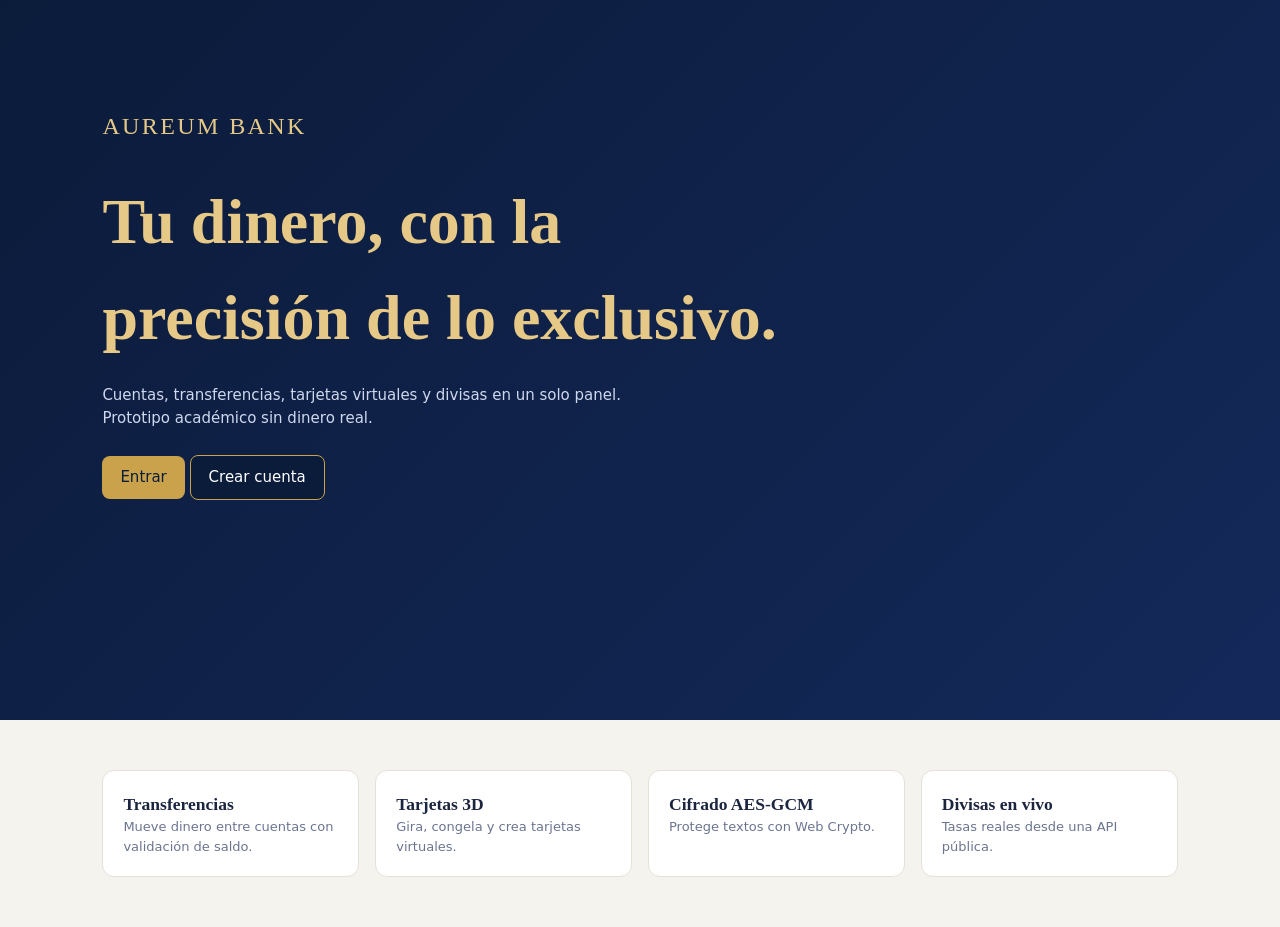
<file: index.html>
<!DOCTYPE html><html lang="es"><head><meta charset="utf-8"><meta name="viewport" content="width=device-width,initial-scale=1"><title>AUREUM BANK</title><link rel="icon" href="assets/icons/logo.svg"><link rel="stylesheet" href="css/styles.css"></head><body>
<section class="hero"><div class="logo" style="padding:0 0 30px;font-size:24px">AUREUM BANK</div><h1>Tu dinero, con la precisión de lo exclusivo.</h1><p>Cuentas, transferencias, tarjetas virtuales y divisas en un solo panel. Prototipo académico sin dinero real.</p><a class="btn" href="pages/login.html">Entrar</a> <a class="btn alt" style="border:1px solid var(--g)" href="pages/register.html">Crear cuenta</a></section>
<section class="feat"><div class="card"><h3>Transferencias</h3><p class="mut">Mueve dinero entre cuentas con validación de saldo.</p></div><div class="card"><h3>Tarjetas 3D</h3><p class="mut">Gira, congela y crea tarjetas virtuales.</p></div><div class="card"><h3>Cifrado AES-GCM</h3><p class="mut">Protege textos con Web Crypto.</p></div><div class="card"><h3>Divisas en vivo</h3><p class="mut">Tasas reales desde una API pública.</p></div></section></body></html>
</file>
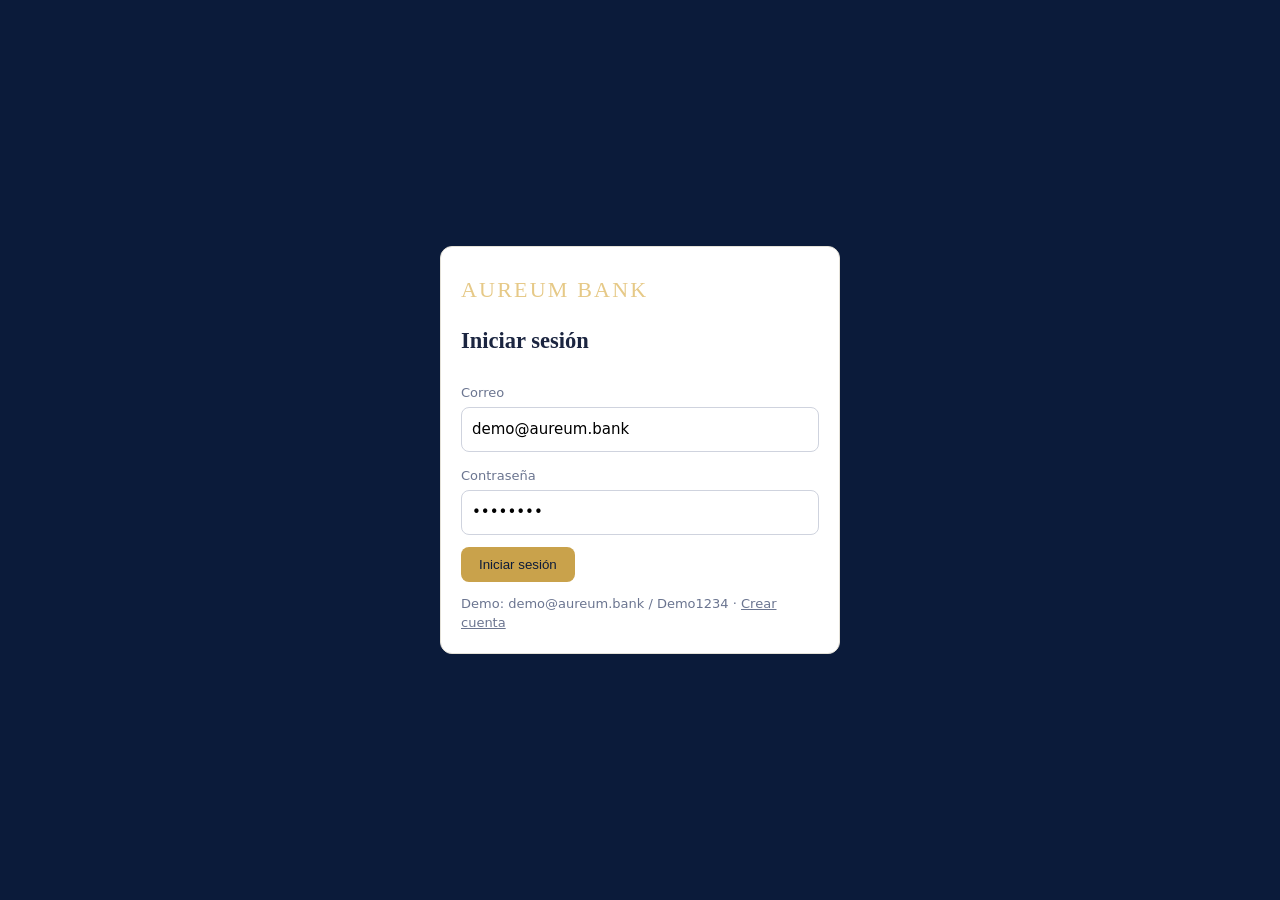
<file: pages/accounts.html>
<!DOCTYPE html><html lang="es"><head><meta charset="utf-8"><meta name="viewport" content="width=device-width,initial-scale=1"><title>AUREUM BANK</title><link rel="icon" href="../assets/icons/logo.svg"><link rel="stylesheet" href="../css/styles.css"></head><body data-page="accounts"><script src="../js/storage.js"></script><script src="../js/pages.js"></script><script src="../js/main.js"></script></body></html>
</file>
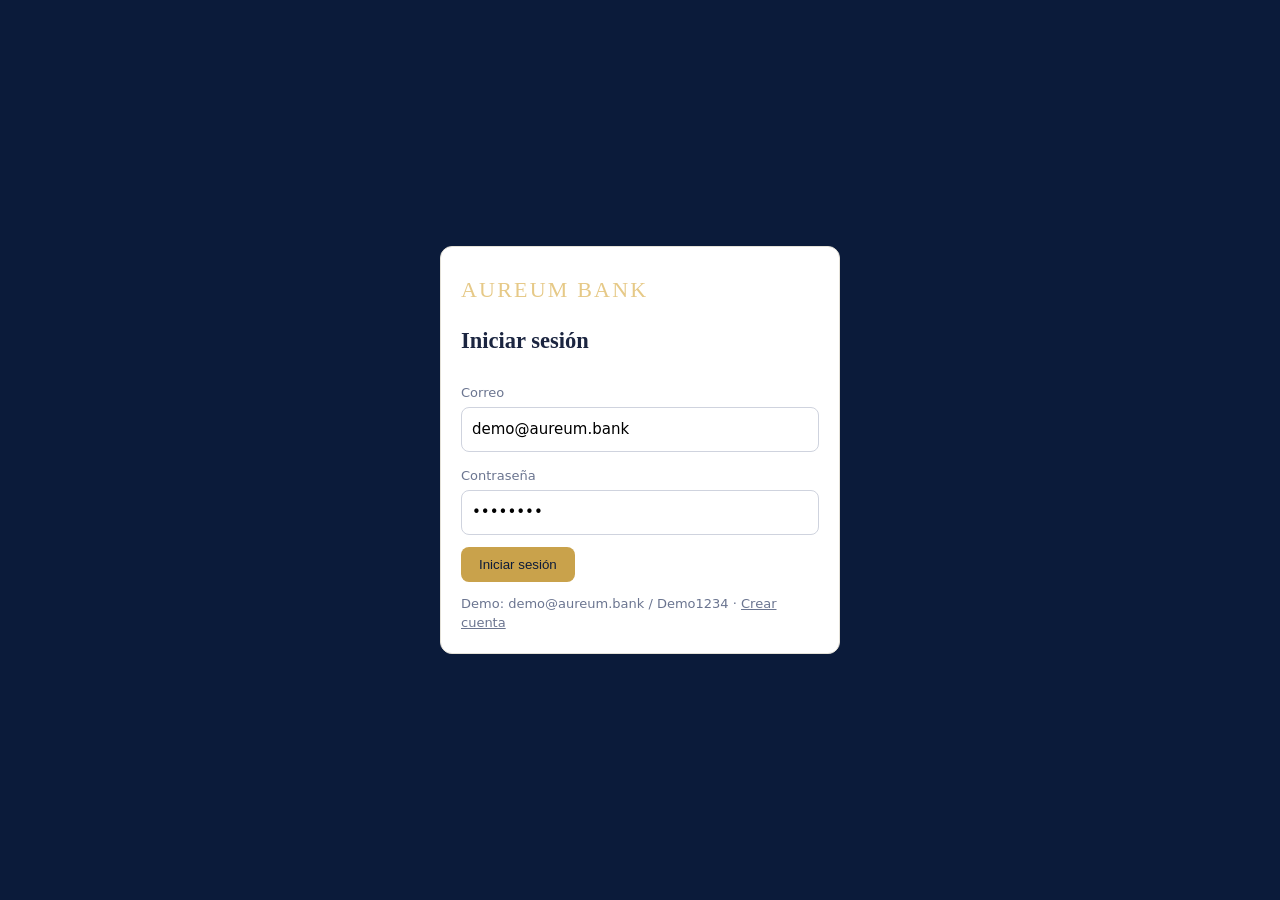
<file: pages/cards.html>
<!DOCTYPE html><html lang="es"><head><meta charset="utf-8"><meta name="viewport" content="width=device-width,initial-scale=1"><title>AUREUM BANK</title><link rel="icon" href="../assets/icons/logo.svg"><link rel="stylesheet" href="../css/styles.css"></head><body data-page="cards"><script src="../js/storage.js"></script><script src="../js/pages.js"></script><script src="../js/main.js"></script></body></html>
</file>
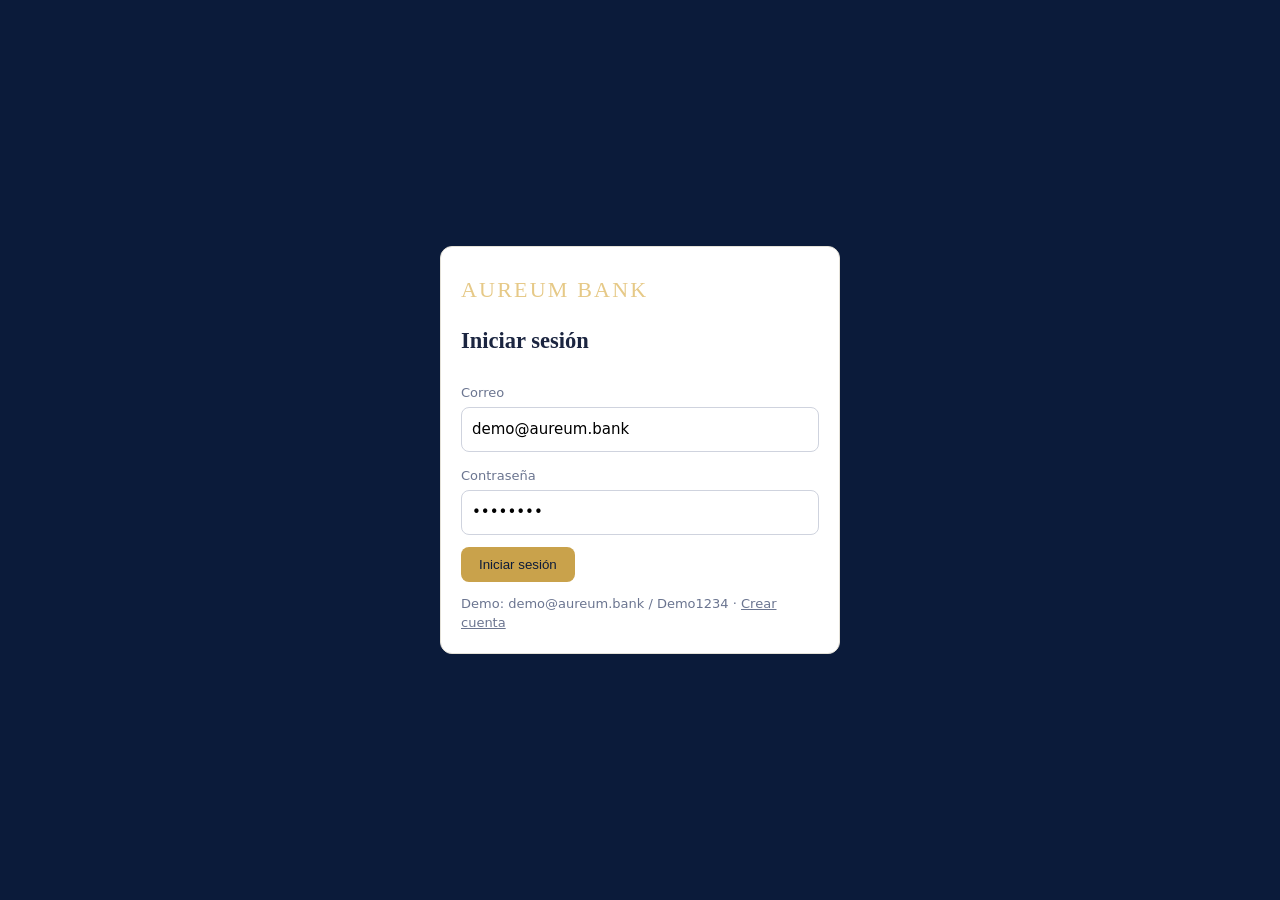
<file: pages/currency.html>
<!DOCTYPE html><html lang="es"><head><meta charset="utf-8"><meta name="viewport" content="width=device-width,initial-scale=1"><title>AUREUM BANK</title><link rel="icon" href="../assets/icons/logo.svg"><link rel="stylesheet" href="../css/styles.css"></head><body data-page="currency"><script src="../js/storage.js"></script><script src="../js/pages.js"></script><script src="../js/main.js"></script></body></html>
</file>
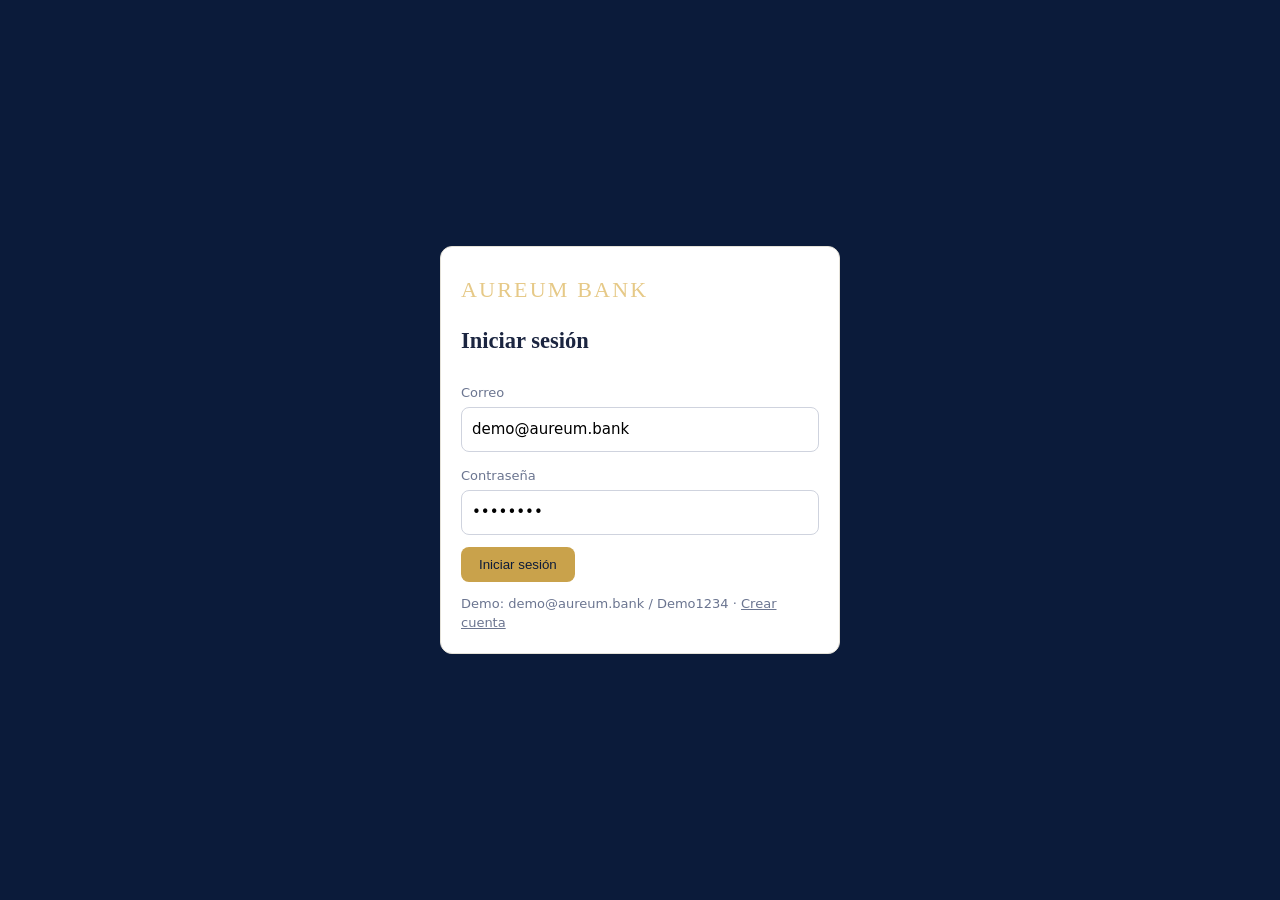
<file: pages/dashboard.html>
<!DOCTYPE html><html lang="es"><head><meta charset="utf-8"><meta name="viewport" content="width=device-width,initial-scale=1"><title>AUREUM BANK</title><link rel="icon" href="../assets/icons/logo.svg"><link rel="stylesheet" href="../css/styles.css"></head><body data-page="dashboard"><script src="../js/storage.js"></script><script src="../js/pages.js"></script><script src="../js/main.js"></script></body></html>
</file>
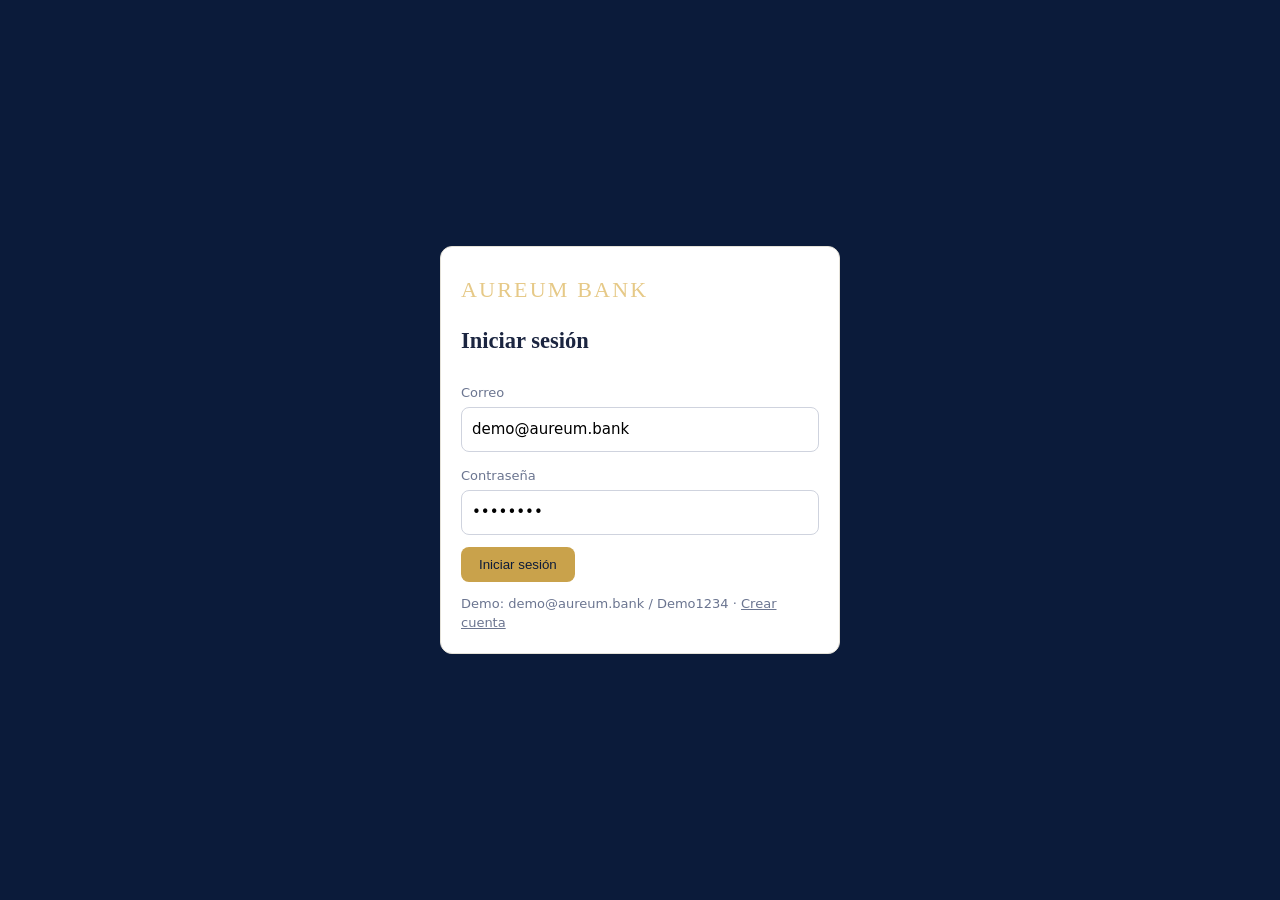
<file: pages/login.html>
<!DOCTYPE html><html lang="es"><head><meta charset="utf-8"><meta name="viewport" content="width=device-width,initial-scale=1"><title>AUREUM BANK</title><link rel="icon" href="../assets/icons/logo.svg"><link rel="stylesheet" href="../css/styles.css"></head><body data-page="login"><script src="../js/storage.js"></script><script src="../js/pages.js"></script><script src="../js/main.js"></script></body></html>
</file>
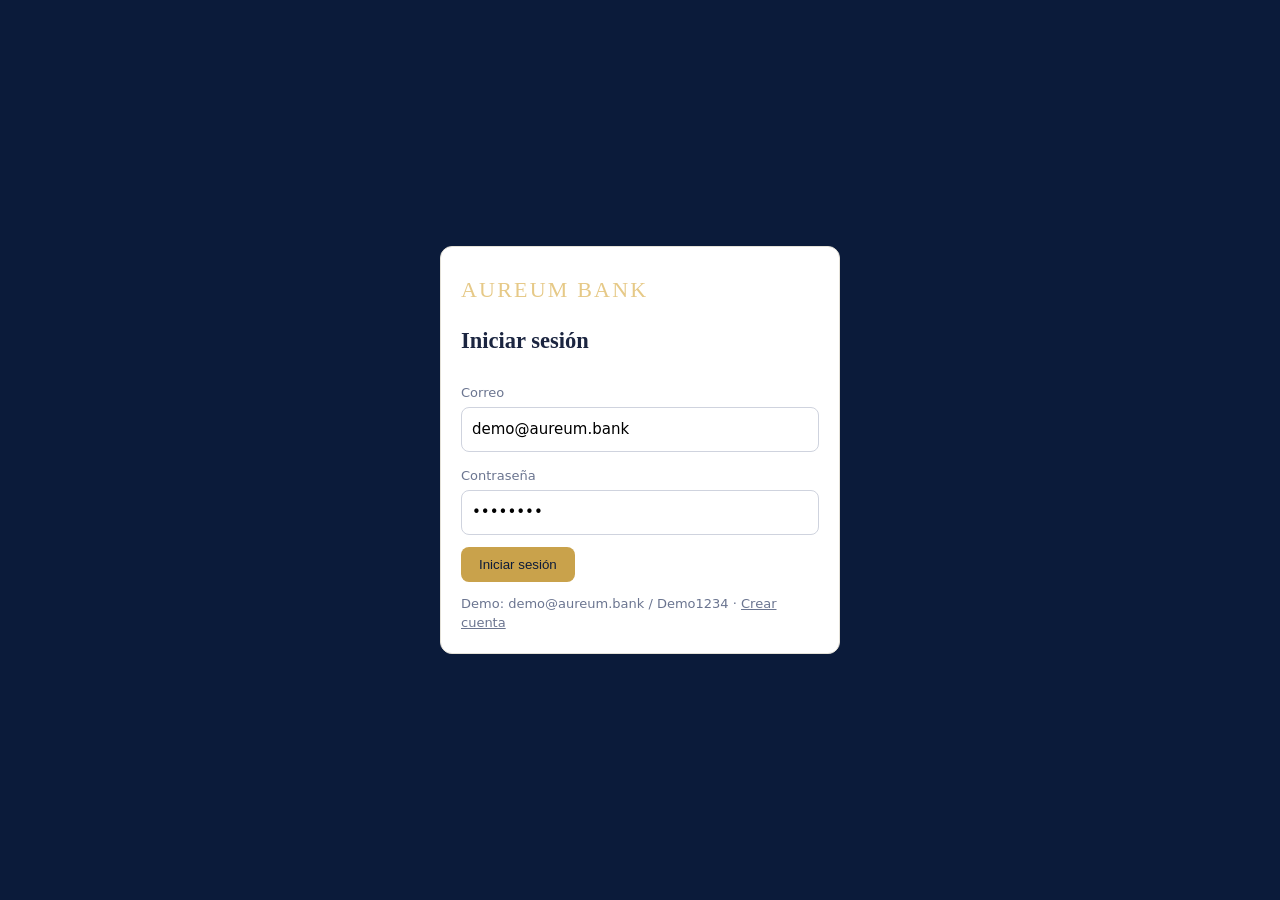
<file: pages/notifications.html>
<!DOCTYPE html><html lang="es"><head><meta charset="utf-8"><meta name="viewport" content="width=device-width,initial-scale=1"><title>AUREUM BANK</title><link rel="icon" href="../assets/icons/logo.svg"><link rel="stylesheet" href="../css/styles.css"></head><body data-page="notifications"><script src="../js/storage.js"></script><script src="../js/pages.js"></script><script src="../js/main.js"></script></body></html>
</file>
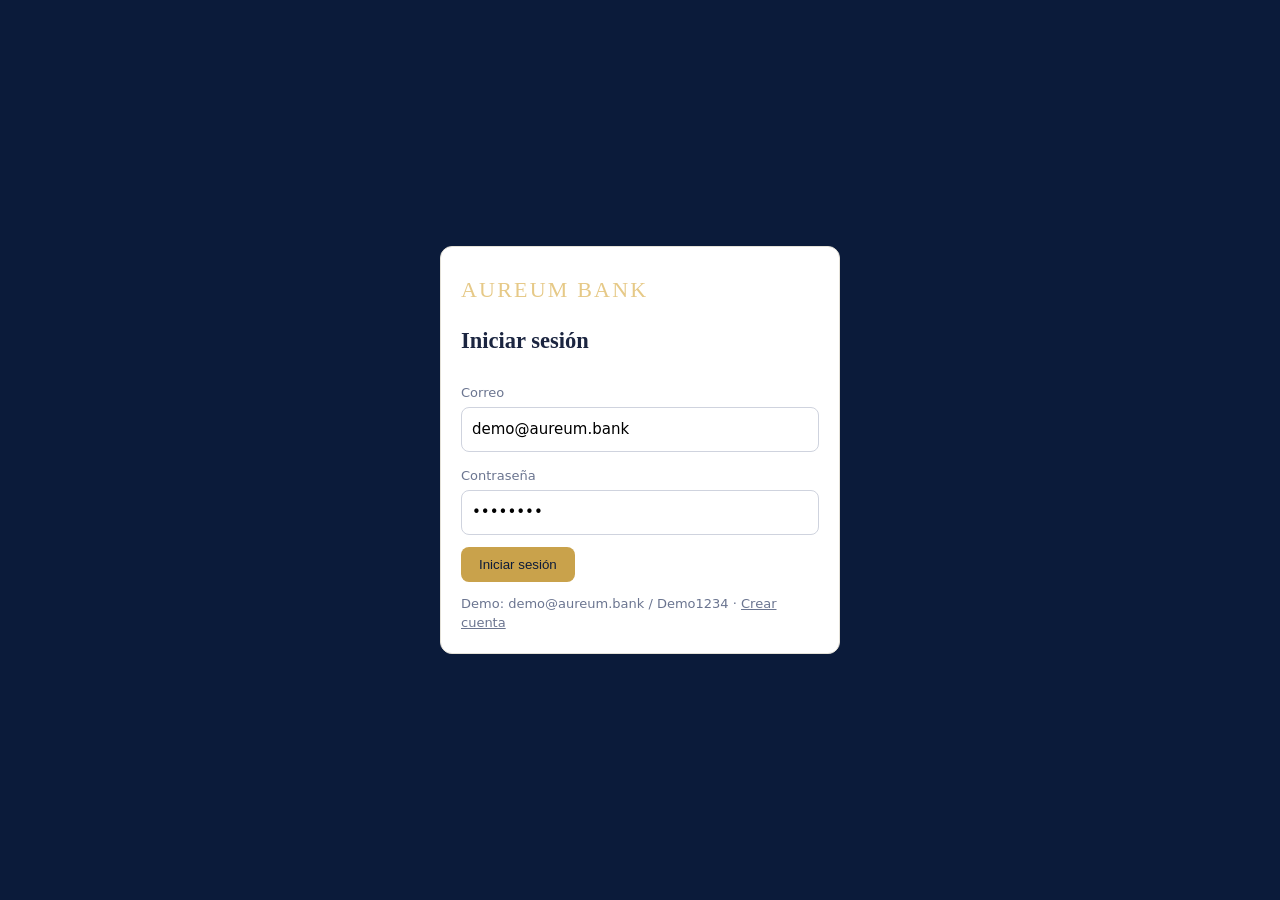
<file: pages/profile.html>
<!DOCTYPE html><html lang="es"><head><meta charset="utf-8"><meta name="viewport" content="width=device-width,initial-scale=1"><title>AUREUM BANK</title><link rel="icon" href="../assets/icons/logo.svg"><link rel="stylesheet" href="../css/styles.css"></head><body data-page="profile"><script src="../js/storage.js"></script><script src="../js/pages.js"></script><script src="../js/main.js"></script></body></html>
</file>
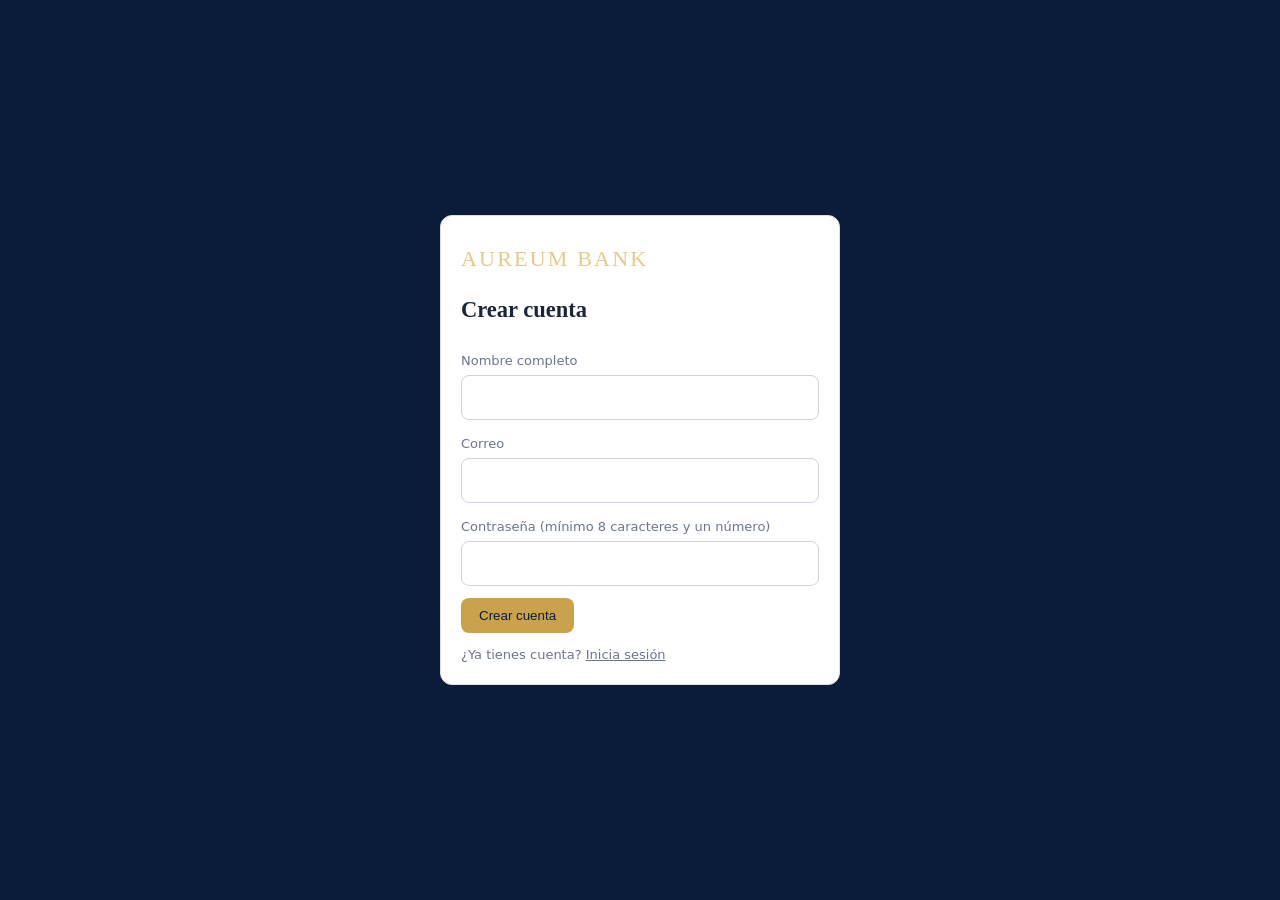
<file: pages/register.html>
<!DOCTYPE html><html lang="es"><head><meta charset="utf-8"><meta name="viewport" content="width=device-width,initial-scale=1"><title>AUREUM BANK</title><link rel="icon" href="../assets/icons/logo.svg"><link rel="stylesheet" href="../css/styles.css"></head><body data-page="register"><script src="../js/storage.js"></script><script src="../js/pages.js"></script><script src="../js/main.js"></script></body></html>
</file>
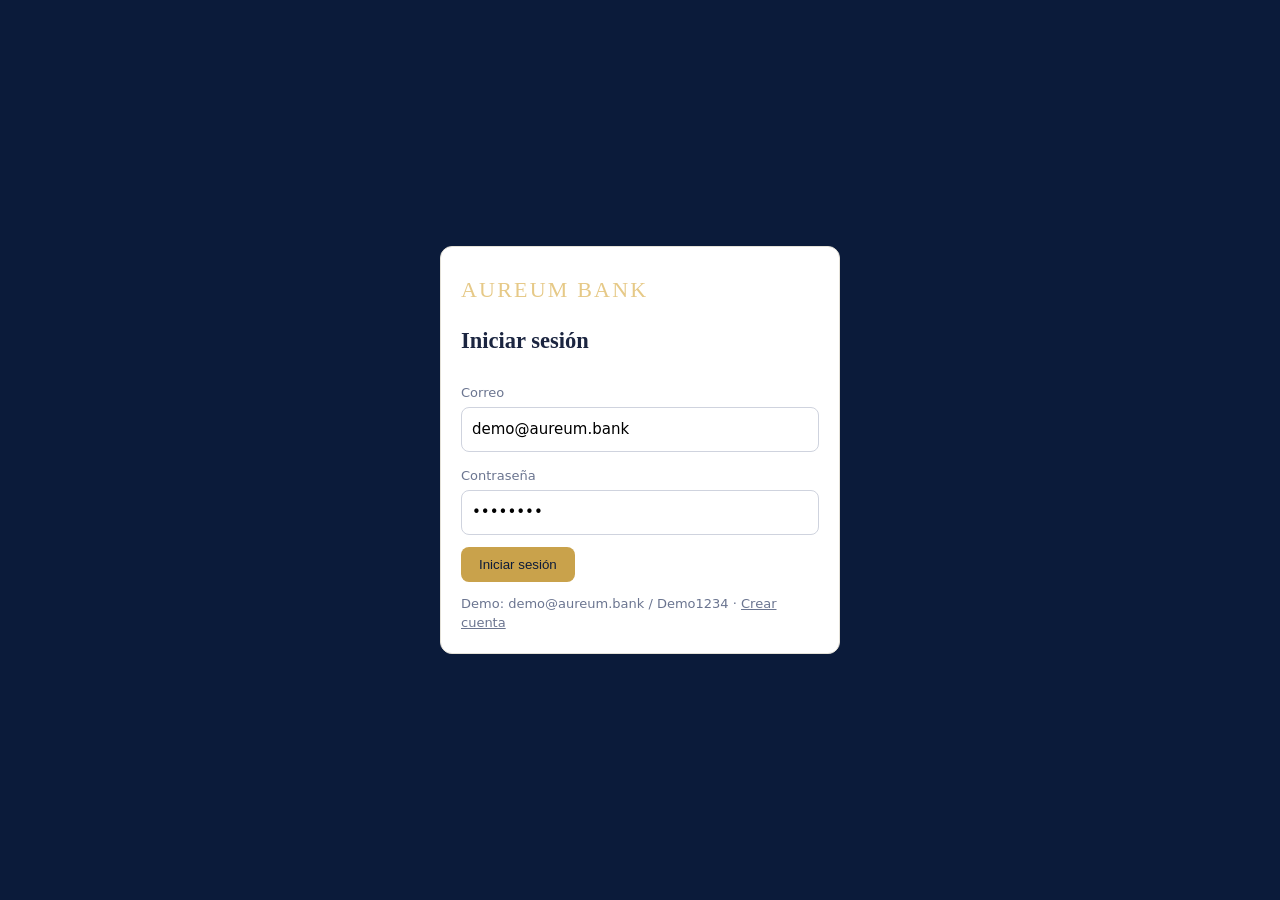
<file: pages/security.html>
<!DOCTYPE html><html lang="es"><head><meta charset="utf-8"><meta name="viewport" content="width=device-width,initial-scale=1"><title>AUREUM BANK</title><link rel="icon" href="../assets/icons/logo.svg"><link rel="stylesheet" href="../css/styles.css"></head><body data-page="security"><script src="../js/storage.js"></script><script src="../js/pages.js"></script><script src="../js/main.js"></script></body></html>
</file>
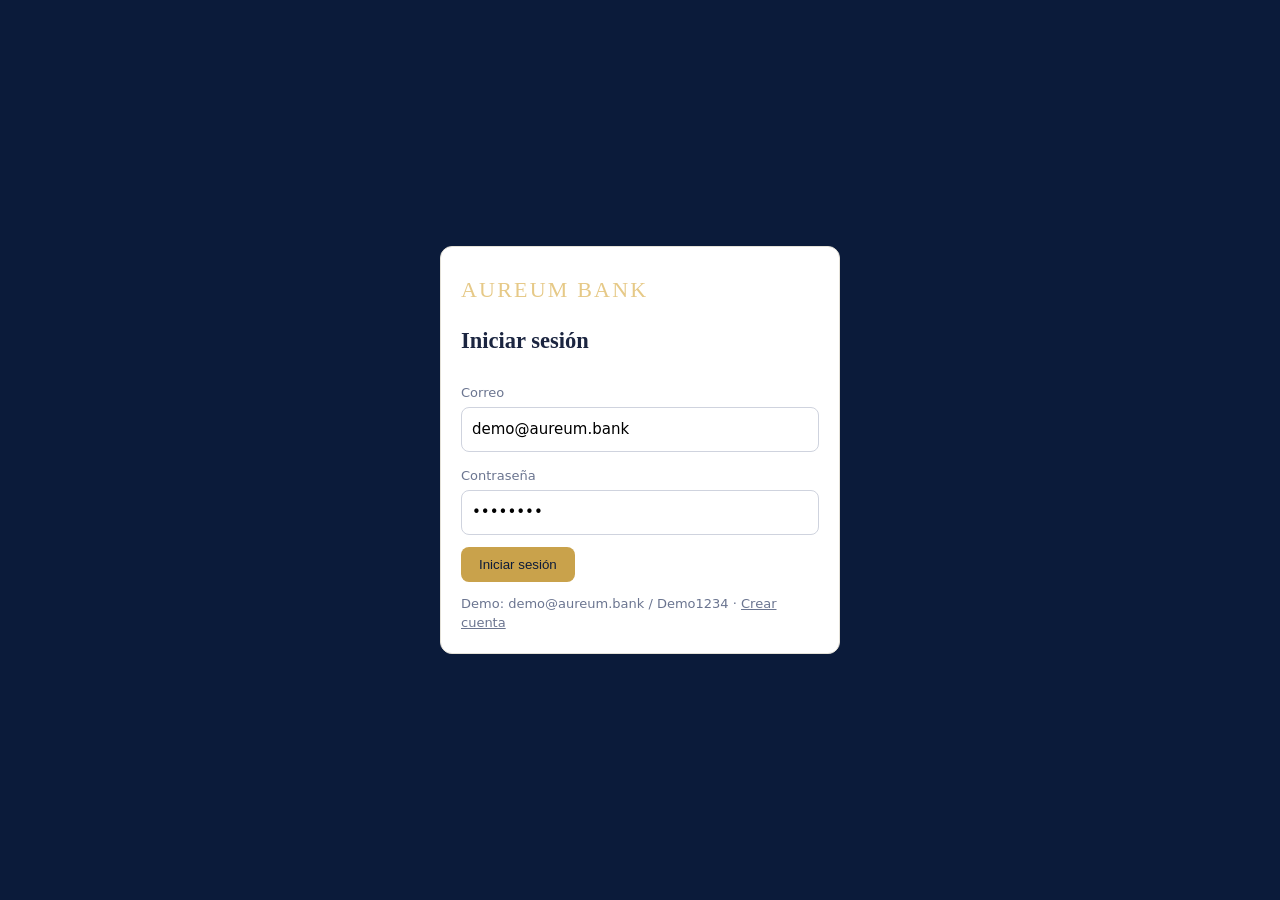
<file: pages/transactions.html>
<!DOCTYPE html><html lang="es"><head><meta charset="utf-8"><meta name="viewport" content="width=device-width,initial-scale=1"><title>AUREUM BANK</title><link rel="icon" href="../assets/icons/logo.svg"><link rel="stylesheet" href="../css/styles.css"></head><body data-page="transactions"><script src="../js/storage.js"></script><script src="../js/pages.js"></script><script src="../js/main.js"></script></body></html>
</file>
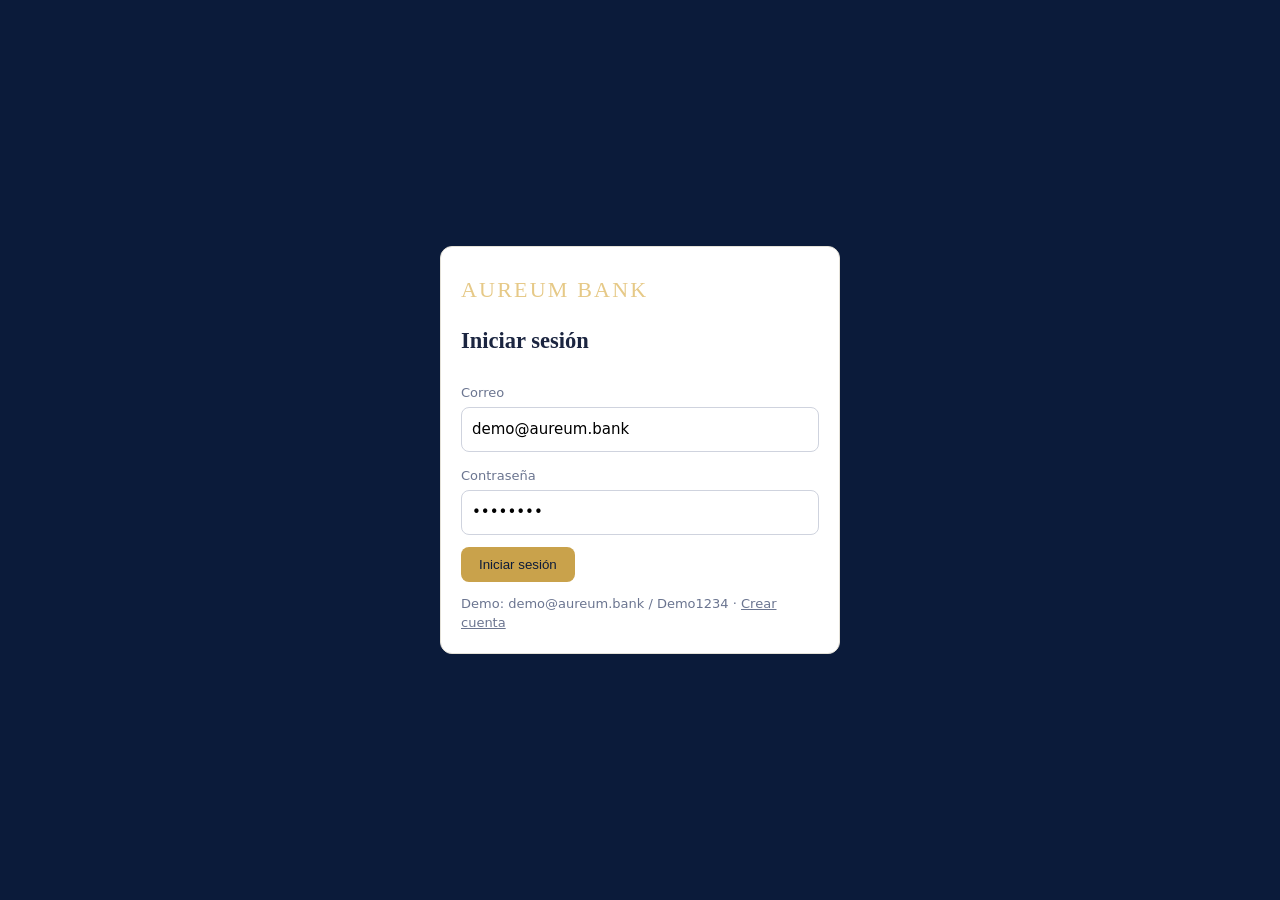
<file: pages/transfers.html>
<!DOCTYPE html><html lang="es"><head><meta charset="utf-8"><meta name="viewport" content="width=device-width,initial-scale=1"><title>AUREUM BANK</title><link rel="icon" href="../assets/icons/logo.svg"><link rel="stylesheet" href="../css/styles.css"></head><body data-page="transfers"><script src="../js/storage.js"></script><script src="../js/pages.js"></script><script src="../js/main.js"></script></body></html>
</file>
<file: css/styles.css>
:root{--n:#0b1b3a;--n2:#14295a;--g:#c9a24b;--g2:#e6c987;--i:#f5f3ee;--t:#1b2540;--m:#6b7590;--ok:#1f9d6b;--er:#c0392b}
*{box-sizing:border-box;margin:0}body{font:15px/1.5 system-ui,Segoe UI,sans-serif;background:var(--i);color:var(--t)}
h1,h2,h3,.logo{font-family:Georgia,serif}a{color:inherit;text-decoration:none}.mut{color:var(--m);font-size:13px}
.shell{display:grid;grid-template-columns:240px 1fr;min-height:100vh}
.side{background:var(--n);padding:20px 14px;position:sticky;top:0;height:100vh;overflow:auto}
.side a{display:block;padding:10px 12px;border-radius:8px;color:#b9c3dc}.side a.on,.side a:hover{background:var(--n2);color:var(--g2)}
.logo{font-size:22px;color:var(--g2);padding:6px 12px 18px;letter-spacing:.1em}
main{padding:28px;max-width:1100px;width:100%}.top{display:flex;justify-content:space-between;align-items:center;margin-bottom:22px;gap:10px}
.grid{display:grid;gap:16px;grid-template-columns:repeat(auto-fit,minmax(260px,1fr))}.row{display:grid;grid-template-columns:1fr 1fr;gap:12px}
.card{background:#fff;border-radius:12px;padding:20px;border:1px solid #e4e1d8}.big{font:600 28px Georgia,serif;margin:4px 0}
.btn{background:var(--g);color:var(--n);border:0;padding:10px 18px;border-radius:8px;font:600 14px inherit;cursor:pointer;display:inline-block}.btn.alt{background:var(--n);color:#fff}.btn:hover{filter:brightness(1.08)}
input,select{width:100%;padding:10px;border:1px solid #cfd3de;border-radius:8px;font:inherit;margin:4px 0 12px;background:#fff}textarea{width:100%;min-height:90px;padding:10px;border:1px solid #cfd3de;border-radius:8px;font:inherit;margin:4px 0 12px}
label{font-size:13px;color:var(--m)}:focus-visible{outline:2px solid var(--g);outline-offset:2px}
table{width:100%;border-collapse:collapse}td,th{padding:10px;border-bottom:1px solid #eee;text-align:left}.pos{color:var(--ok)}.neg{color:var(--er)}
.modal{position:fixed;inset:0;background:#0b1b3acc;display:grid;place-items:center;z-index:9}.modal>div{background:#fff;padding:24px;border-radius:12px;width:min(440px,92vw);animation:pop .2s}
@keyframes pop{from{transform:scale(.96);opacity:0}}
.toast{position:fixed;bottom:20px;right:20px;background:var(--n);color:#fff;padding:12px 18px;border-radius:8px;border-left:4px solid var(--g);z-index:10}
.hero{background:linear-gradient(135deg,var(--n),var(--n2));color:#fff;padding:12vh 8vw;min-height:80vh}.hero h1{font-size:clamp(34px,6vw,64px);max-width:720px;color:var(--g2)}.hero p{max-width:520px;margin:18px 0 26px;color:#cfd8ee}
.feat{padding:50px 8vw;display:grid;gap:16px;grid-template-columns:repeat(auto-fit,minmax(220px,1fr))}
.auth{min-height:100vh;display:grid;place-items:center;background:var(--n);padding:16px}.auth form{width:min(400px,100%)}.auth .logo{padding-left:0}
.flip{perspective:900px;width:340px;max-width:100%;height:210px;cursor:pointer;margin:10px auto 20px}
.flip>div{position:relative;width:100%;height:100%;transition:transform .8s cubic-bezier(.2,.7,.2,1);transform-style:preserve-3d}.flip.on>div{transform:rotateY(180deg)}
.face{position:absolute;inset:0;border-radius:16px;padding:22px;backface-visibility:hidden;-webkit-backface-visibility:hidden;background:linear-gradient(135deg,var(--n),#243d7a);color:#fff;box-shadow:0 14px 30px #0b1b3a55}
.face.back{transform:rotateY(180deg)}.face .num{font:20px monospace;letter-spacing:.12em;margin:42px 0 14px}.strip{background:#000;height:36px;margin:8px -22px}.frozen .face{filter:grayscale(1)}
canvas{width:100%;height:220px;display:block}.chip{display:inline-block;padding:2px 10px;border-radius:99px;background:var(--g2);font-size:12px}
@media(max-width:800px){.shell{grid-template-columns:1fr}.side{position:static;height:auto;display:flex;flex-wrap:wrap;gap:4px}.logo{width:100%;padding-bottom:6px}main{padding:16px}.row{grid-template-columns:1fr}}
@media(prefers-reduced-motion:reduce){*{transition:none!important;animation:none!important}}
</file>
